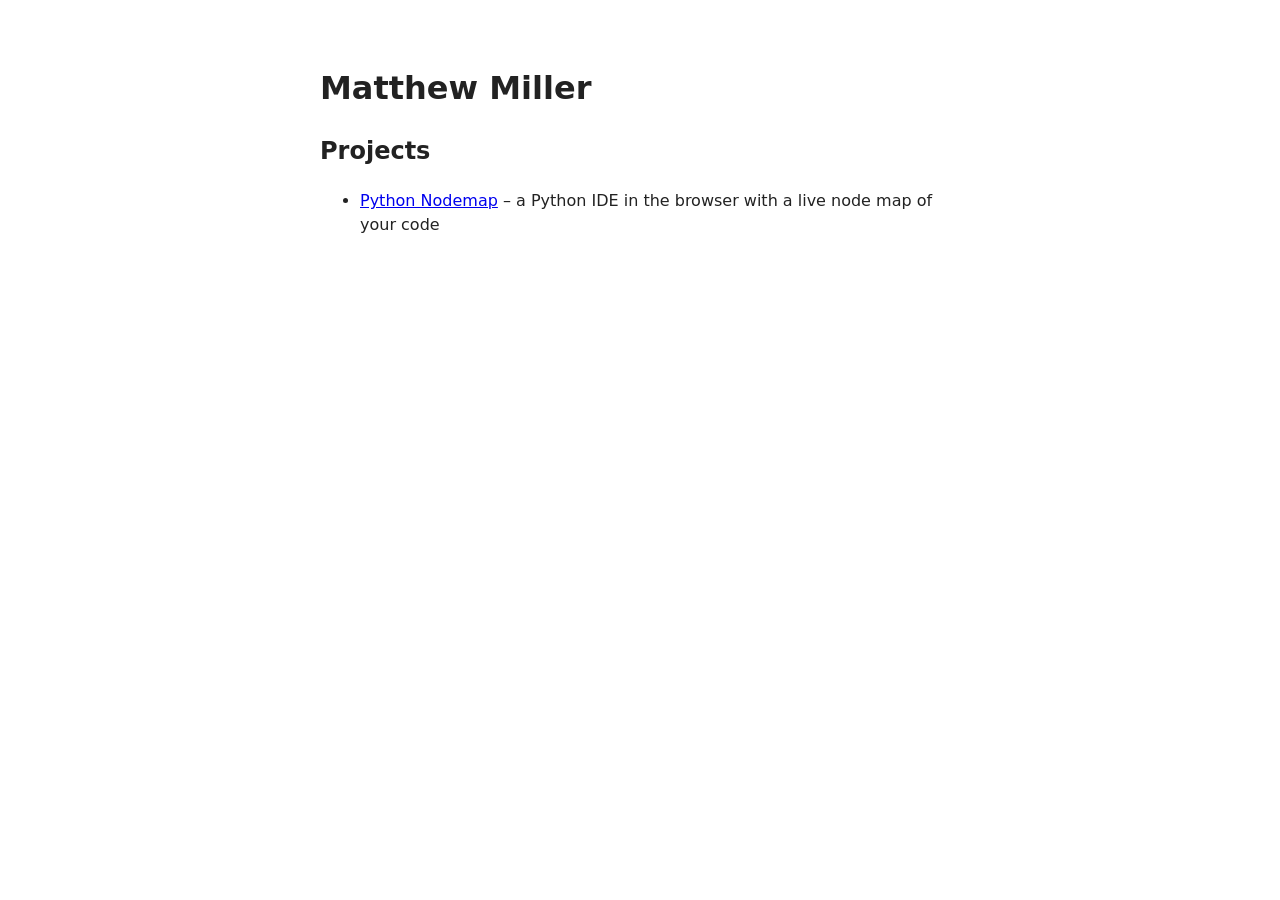
<file: index.html>
<!doctype html>
<html lang="en">
<head>
  <meta charset="utf-8">
  <meta name="viewport" content="width=device-width, initial-scale=1">
  <title>Matthew Miller</title>
  <style>
    body { max-width: 640px; margin: 4rem auto; padding: 0 1rem; font: 16px/1.5 system-ui, sans-serif; color: #222; }
    li { margin: .4rem 0; }
  </style>
</head>
<body>
  <h1>Matthew Miller</h1>
  <h2>Projects</h2>
  <ul>
    <li><a href="projects/python_nodemap/index.html">Python Nodemap</a> – a Python IDE in the browser with a live node map of your code</li>
  </ul>
</body>
</html>
</file>
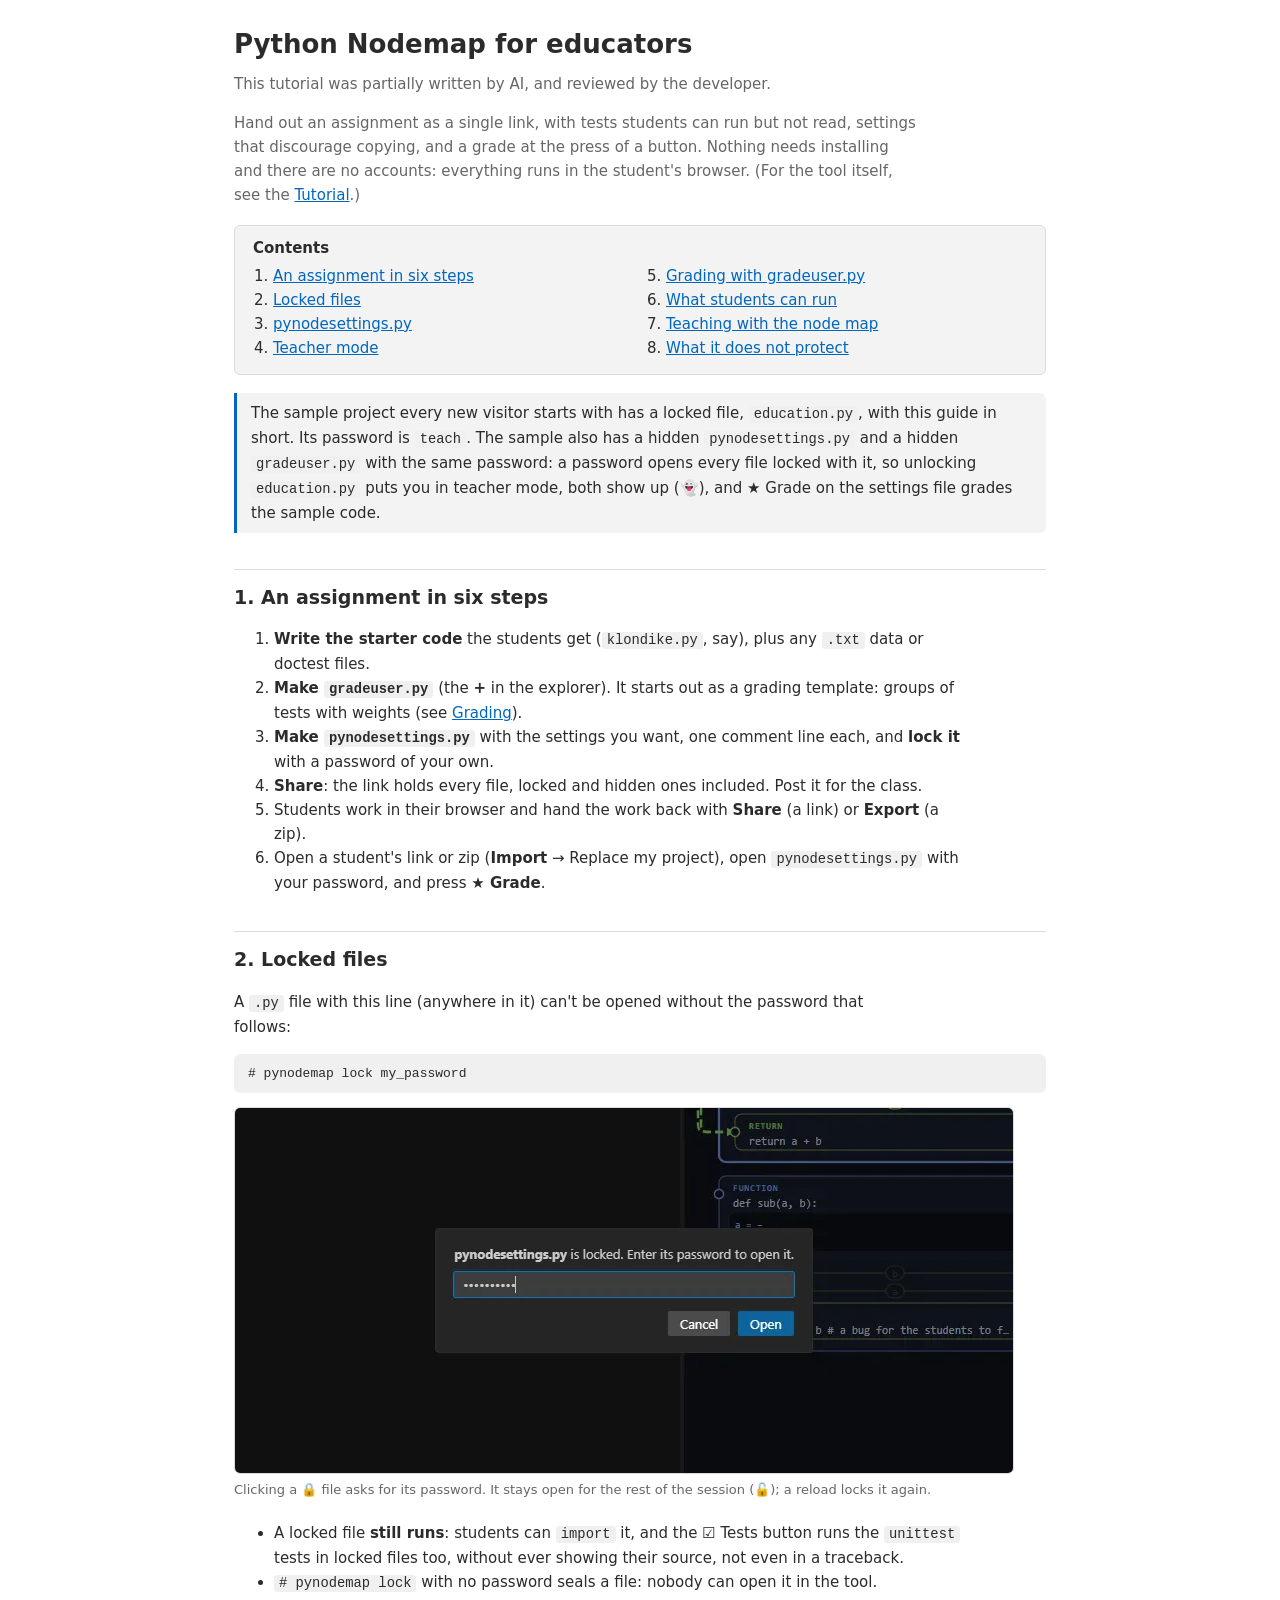
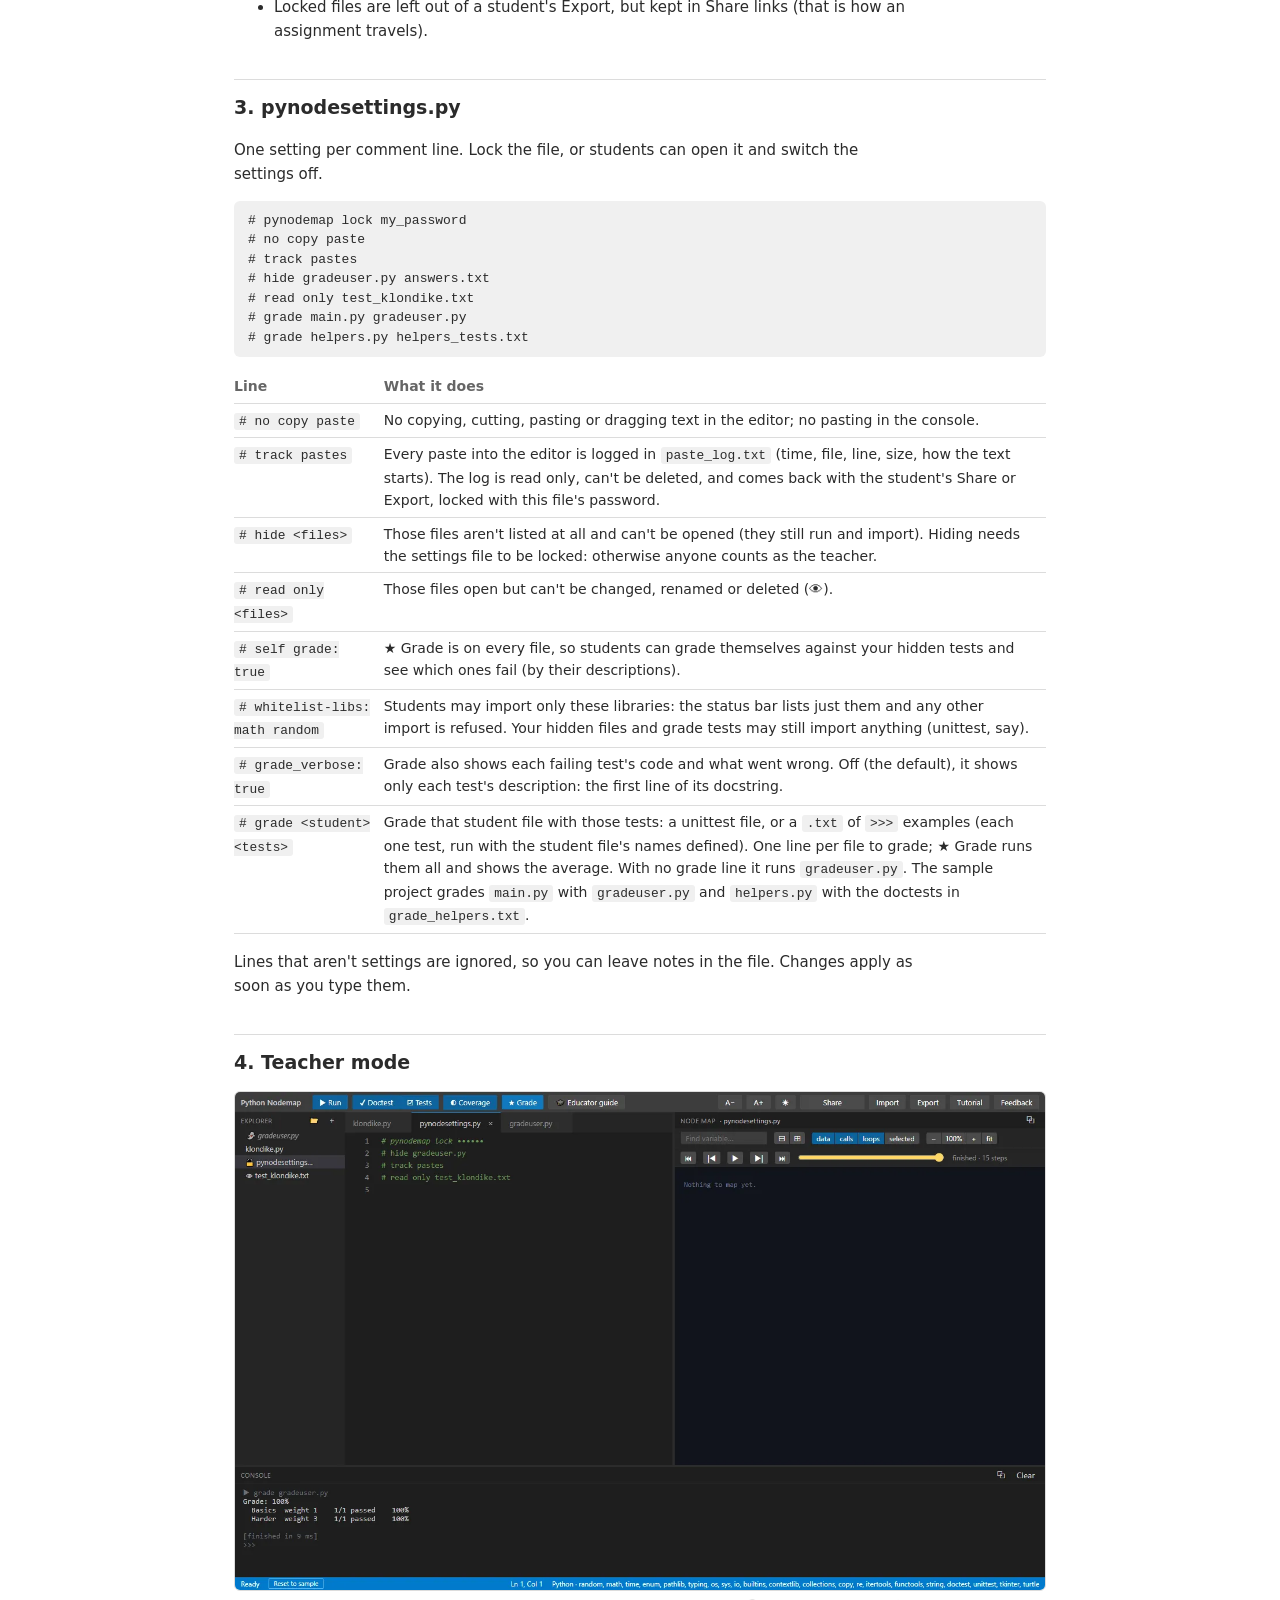
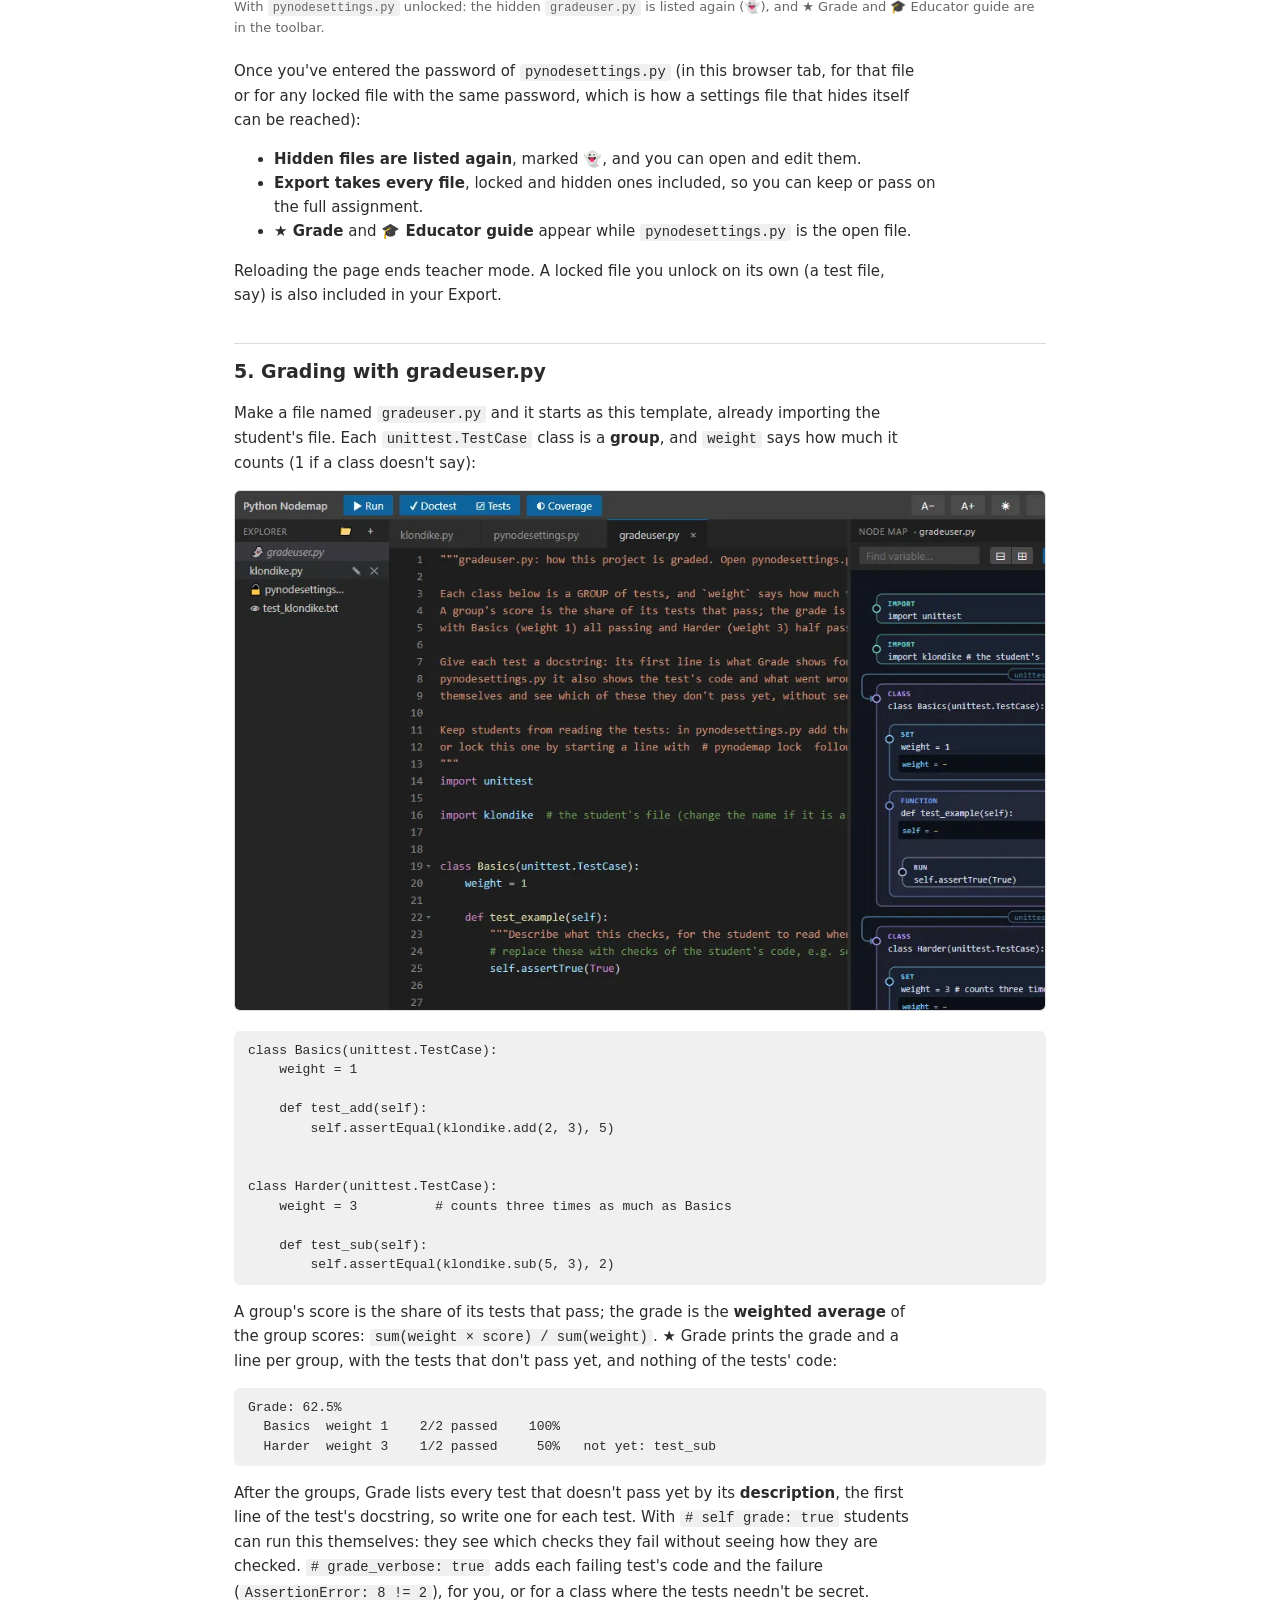
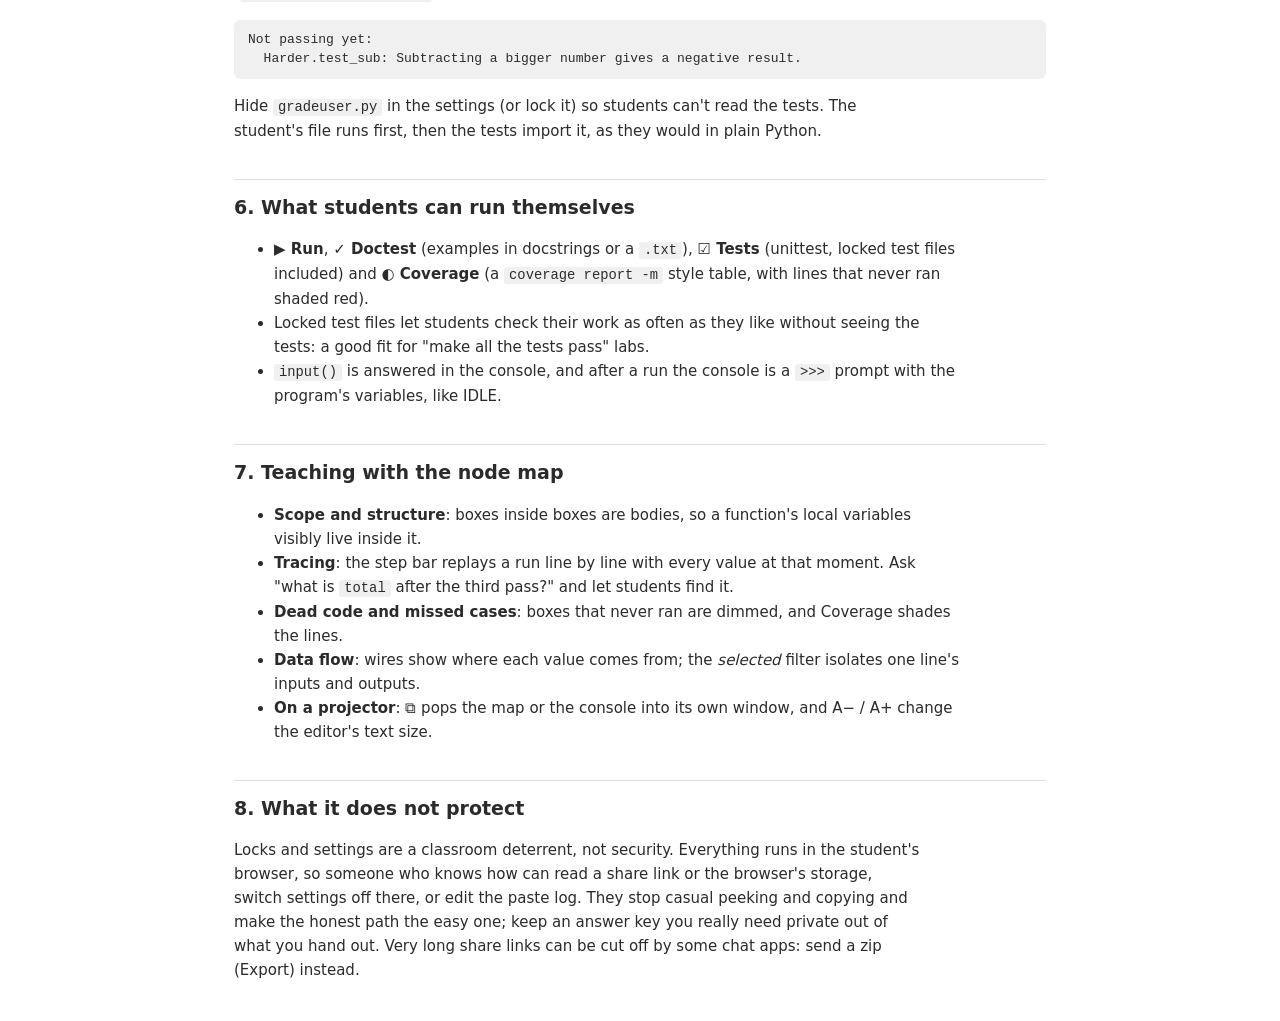
<file: projects/python_nodemap/tutorial/educators.html>
<!doctype html>
<html lang="en">
    <head>
        <meta charset="utf-8" />
        <meta name="viewport" content="width=device-width, initial-scale=1" />
        <title>Python Nodemap for educators</title>
        <link rel="stylesheet" href="guide.css" />
        <script>
            const t = new URLSearchParams(location.search).get("theme");
            if (
                t === "light" ||
                (!t && matchMedia("(prefers-color-scheme: light)").matches)
            )
                document.documentElement.classList.add("light");
        </script>
    </head>
    <body>
        <main>
            <h1>Python Nodemap for educators</h1>
            <p class="lead">
                This tutorial was partially written by AI, and reviewed by the
                developer.
            </p>
            <p class="lead">
                Hand out an assignment as a single link, with tests students can
                run but not read, settings that discourage copying, and a grade
                at the press of a button. Nothing needs installing and there are
                no accounts: everything runs in the student's browser. (For the
                tool itself, see the <a href="tutorial.html">Tutorial</a>.)
            </p>

            <nav class="toc">
                <b>Contents</b>
                <ol>
                    <li><a href="#steps">An assignment in six steps</a></li>
                    <li><a href="#locks">Locked files</a></li>
                    <li><a href="#settings">pynodesettings.py</a></li>
                    <li><a href="#teacher">Teacher mode</a></li>
                    <li><a href="#grading">Grading with gradeuser.py</a></li>
                    <li><a href="#students">What students can run</a></li>
                    <li><a href="#map">Teaching with the node map</a></li>
                    <li><a href="#limits">What it does not protect</a></li>
                </ol>
            </nav>
            <div class="note">
                The sample project every new visitor starts with has a locked
                file, <code>education.py</code>, with this guide in short. Its
                password is <code>teach</code>. The sample also has a hidden
                <code>pynodesettings.py</code> and a hidden <code>gradeuser.py</code>
                with the same password: a password opens every file locked with it,
                so unlocking <code>education.py</code> puts you in teacher mode, both
                show up (👻), and ★ Grade on the settings file grades the sample code.
            </div>

            <h2 id="steps">1. An assignment in six steps</h2>
            <ol>
                <li>
                    <b>Write the starter code</b> the students get
                    (<code>klondike.py</code>, say), plus any
                    <code>.txt</code> data or doctest files.
                </li>
                <li>
                    <b>Make <code>gradeuser.py</code></b> (the <b>+</b> in the
                    explorer). It starts out as a grading template: groups of
                    tests with weights (see <a href="#grading">Grading</a>).
                </li>
                <li>
                    <b>Make <code>pynodesettings.py</code></b> with the settings
                    you want, one comment line each, and <b>lock it</b> with a
                    password of your own.
                </li>
                <li>
                    <b>Share</b>: the link holds every file, locked and hidden
                    ones included. Post it for the class.
                </li>
                <li>
                    Students work in their browser and hand the work back with
                    <b>Share</b> (a link) or <b>Export</b> (a zip).
                </li>
                <li>
                    Open a student's link or zip (<b>Import</b> → Replace my
                    project), open <code>pynodesettings.py</code> with your
                    password, and press <b>★ Grade</b>.
                </li>
            </ol>

            <h2 id="locks">2. Locked files</h2>
            <p>
                A <code>.py</code> file with this line (anywhere in it) can't be
                opened without the password that follows:
            </p>
            <pre># pynodemap lock my_password</pre>
            <figure>
                <img
                    src="img/password.webp"
                    alt="The password dialog that appears when a locked file is clicked" />
                <figcaption>
                    Clicking a 🔒 file asks for its password. It stays open for
                    the rest of the session (🔓); a reload locks it again.
                </figcaption>
            </figure>
            <ul>
                <li>
                    A locked file <b>still runs</b>: students can
                    <code>import</code> it, and the ☑ Tests button runs the
                    <code>unittest</code> tests in locked files too, without
                    ever showing their source, not even in a traceback.
                </li>
                <li>
                    <code># pynodemap lock</code> with no password seals a file:
                    nobody can open it in the tool.
                </li>
                <li>
                    Locked files are left out of a student's Export, but kept in
                    Share links (that is how an assignment travels).
                </li>
            </ul>

            <h2 id="settings">3. pynodesettings.py</h2>
            <p>
                One setting per comment line. Lock the file, or students can
                open it and switch the settings off.
            </p>
            <pre>
# pynodemap lock my_password
# no copy paste
# track pastes
# hide gradeuser.py answers.txt
# read only test_klondike.txt
# grade main.py gradeuser.py
# grade helpers.py helpers_tests.txt</pre
            >
            <table>
                <tr>
                    <th>Line</th>
                    <th>What it does</th>
                </tr>
                <tr>
                    <td><code># no copy paste</code></td>
                    <td>
                        No copying, cutting, pasting or dragging text in the
                        editor; no pasting in the console.
                    </td>
                </tr>
                <tr>
                    <td><code># track pastes</code></td>
                    <td>
                        Every paste into the editor is logged in
                        <code>paste_log.txt</code> (time, file, line, size, how
                        the text starts). The log is read only, can't be
                        deleted, and comes back with the student's Share or
                        Export, locked with this file's password.
                    </td>
                </tr>
                <tr>
                    <td><code># hide &lt;files&gt;</code></td>
                    <td>
                        Those files aren't listed at all and can't be opened
                        (they still run and import). Hiding needs the settings
                        file to be locked: otherwise anyone counts as the
                        teacher.
                    </td>
                </tr>
                <tr>
                    <td><code># read only &lt;files&gt;</code></td>
                    <td>
                        Those files open but can't be changed, renamed or
                        deleted (👁).
                    </td>
                </tr>
                <tr>
                    <td><code># self grade: true</code></td>
                    <td>
                        ★ Grade is on every file, so students can grade
                        themselves against your hidden tests and see which ones
                        fail (by their descriptions).
                    </td>
                </tr>
                <tr>
                    <td><code># whitelist-libs: math random</code></td>
                    <td>
                        Students may import only these libraries: the status
                        bar lists just them and any other import is refused.
                        Your hidden files and grade tests may still import
                        anything (unittest, say).
                    </td>
                </tr>
                <tr>
                    <td><code># grade_verbose: true</code></td>
                    <td>
                        Grade also shows each failing test's code and what went
                        wrong. Off (the default), it shows only each test's
                        description: the first line of its docstring.
                    </td>
                </tr>
                <tr>
                    <td><code># grade &lt;student&gt; &lt;tests&gt;</code></td>
                    <td>
                        Grade that student file with those tests: a unittest
                        file, or a <code>.txt</code> of <code>&gt;&gt;&gt;</code>
                        examples (each one test, run with the student file's
                        names defined). One line per file to grade; ★ Grade runs
                        them all and shows the average. With no grade line it
                        runs <code>gradeuser.py</code>. The sample project grades
                        <code>main.py</code> with <code>gradeuser.py</code> and
                        <code>helpers.py</code> with the doctests in
                        <code>grade_helpers.txt</code>.
                    </td>
                </tr>
            </table>
            <p>
                Lines that aren't settings are ignored, so you can leave notes
                in the file. Changes apply as soon as you type them.
            </p>

            <h2 id="teacher">4. Teacher mode</h2>
            <figure>
                <img
                    src="img/settings.webp"
                    alt="Teacher mode: pynodesettings.py open, the Grade and Educator guide buttons in the toolbar, a hidden file shown with a ghost, and a grade in the console" />
                <figcaption>
                    With <code>pynodesettings.py</code> unlocked: the hidden
                    <code>gradeuser.py</code> is listed again (👻), and ★ Grade
                    and 🎓 Educator guide are in the toolbar.
                </figcaption>
            </figure>
            <p>
                Once you've entered the password of
                <code>pynodesettings.py</code> (in this browser tab, for that file
                or for any locked file with the same password, which is how a
                settings file that hides itself can be reached):
            </p>
            <ul>
                <li>
                    <b>Hidden files are listed again</b>, marked 👻, and you can
                    open and edit them.
                </li>
                <li>
                    <b>Export takes every file</b>, locked and hidden ones
                    included, so you can keep or pass on the full assignment.
                </li>
                <li>
                    <b>★ Grade</b> and <b>🎓 Educator guide</b> appear while
                    <code>pynodesettings.py</code> is the open file.
                </li>
            </ul>
            <p>
                Reloading the page ends teacher mode. A locked file you unlock
                on its own (a test file, say) is also included in your Export.
            </p>

            <h2 id="grading">5. Grading with gradeuser.py</h2>
            <p>
                Make a file named <code>gradeuser.py</code> and it starts as
                this template, already importing the student's file. Each
                <code>unittest.TestCase</code> class is a <b>group</b>, and
                <code>weight</code> says how much it counts (1 if a class
                doesn't say):
            </p>
            <figure>
                <img
                    src="img/gradeuser.webp"
                    alt="The gradeuser.py template in the editor" />
            </figure>
            <pre>
class Basics(unittest.TestCase):
    weight = 1

    def test_add(self):
        self.assertEqual(klondike.add(2, 3), 5)


class Harder(unittest.TestCase):
    weight = 3          # counts three times as much as Basics

    def test_sub(self):
        self.assertEqual(klondike.sub(5, 3), 2)</pre
            >
            <p>
                A group's score is the share of its tests that pass; the grade
                is the <b>weighted average</b> of the group scores:
                <code>sum(weight × score) / sum(weight)</code>. ★ Grade prints
                the grade and a line per group, with the tests that don't pass
                yet, and nothing of the tests' code:
            </p>
            <pre>
Grade: 62.5%
  Basics  weight 1    2/2 passed    100%
  Harder  weight 3    1/2 passed     50%   not yet: test_sub</pre
            >
            <p>
                After the groups, Grade lists every test that doesn't pass yet
                by its <b>description</b>, the first line of the test's
                docstring, so write one for each test. With
                <code># self grade: true</code> students can run this
                themselves: they see which checks they fail without seeing how
                they are checked. <code># grade_verbose: true</code> adds each
                failing test's code and the failure (<code
                    >AssertionError: 8 != 2</code
                >), for you, or for a class where the tests needn't be secret.
            </p>
            <pre>
Not passing yet:
  Harder.test_sub: Subtracting a bigger number gives a negative result.</pre
            >
            <p>
                Hide <code>gradeuser.py</code> in the settings (or lock it) so
                students can't read the tests. The student's file runs first,
                then the tests import it, as they would in plain Python.
            </p>

            <h2 id="students">6. What students can run themselves</h2>
            <ul>
                <li>
                    <b>▶ Run</b>, <b>✓ Doctest</b> (examples in docstrings or a
                    <code>.txt</code>), <b>☑ Tests</b> (unittest, locked test
                    files included) and <b>◐ Coverage</b> (a
                    <code>coverage report -m</code> style table, with lines that
                    never ran shaded red).
                </li>
                <li>
                    Locked test files let students check their work as often as
                    they like without seeing the tests: a good fit for "make all
                    the tests pass" labs.
                </li>
                <li>
                    <code>input()</code> is answered in the console, and after a
                    run the console is a <code>&gt;&gt;&gt;</code> prompt with
                    the program's variables, like IDLE.
                </li>
            </ul>

            <h2 id="map">7. Teaching with the node map</h2>
            <ul>
                <li>
                    <b>Scope and structure</b>: boxes inside boxes are bodies,
                    so a function's local variables visibly live inside it.
                </li>
                <li>
                    <b>Tracing</b>: the step bar replays a run line by line with
                    every value at that moment. Ask "what is
                    <code>total</code> after the third pass?" and let students
                    find it.
                </li>
                <li>
                    <b>Dead code and missed cases</b>: boxes that never ran are
                    dimmed, and Coverage shades the lines.
                </li>
                <li>
                    <b>Data flow</b>: wires show where each value comes from;
                    the <i>selected</i> filter isolates one line's inputs and
                    outputs.
                </li>
                <li>
                    <b>On a projector</b>: ⧉ pops the map or the console into its
                    own window, and A− / A+ change the editor's text size.
                </li>
            </ul>

            <h2 id="limits">8. What it does not protect</h2>
            <p>
                Locks and settings are a classroom deterrent, not security.
                Everything runs in the student's browser, so someone who knows
                how can read a share link or the browser's storage, switch
                settings off there, or edit the paste log. They stop casual
                peeking and copying and make the honest path the easy one; keep
                an answer key you really need private out of what you hand out.
                Very long share links can be cut off by some chat apps: send a
                zip (Export) instead.
            </p>
        </main>
    </body>
</html>
</file>
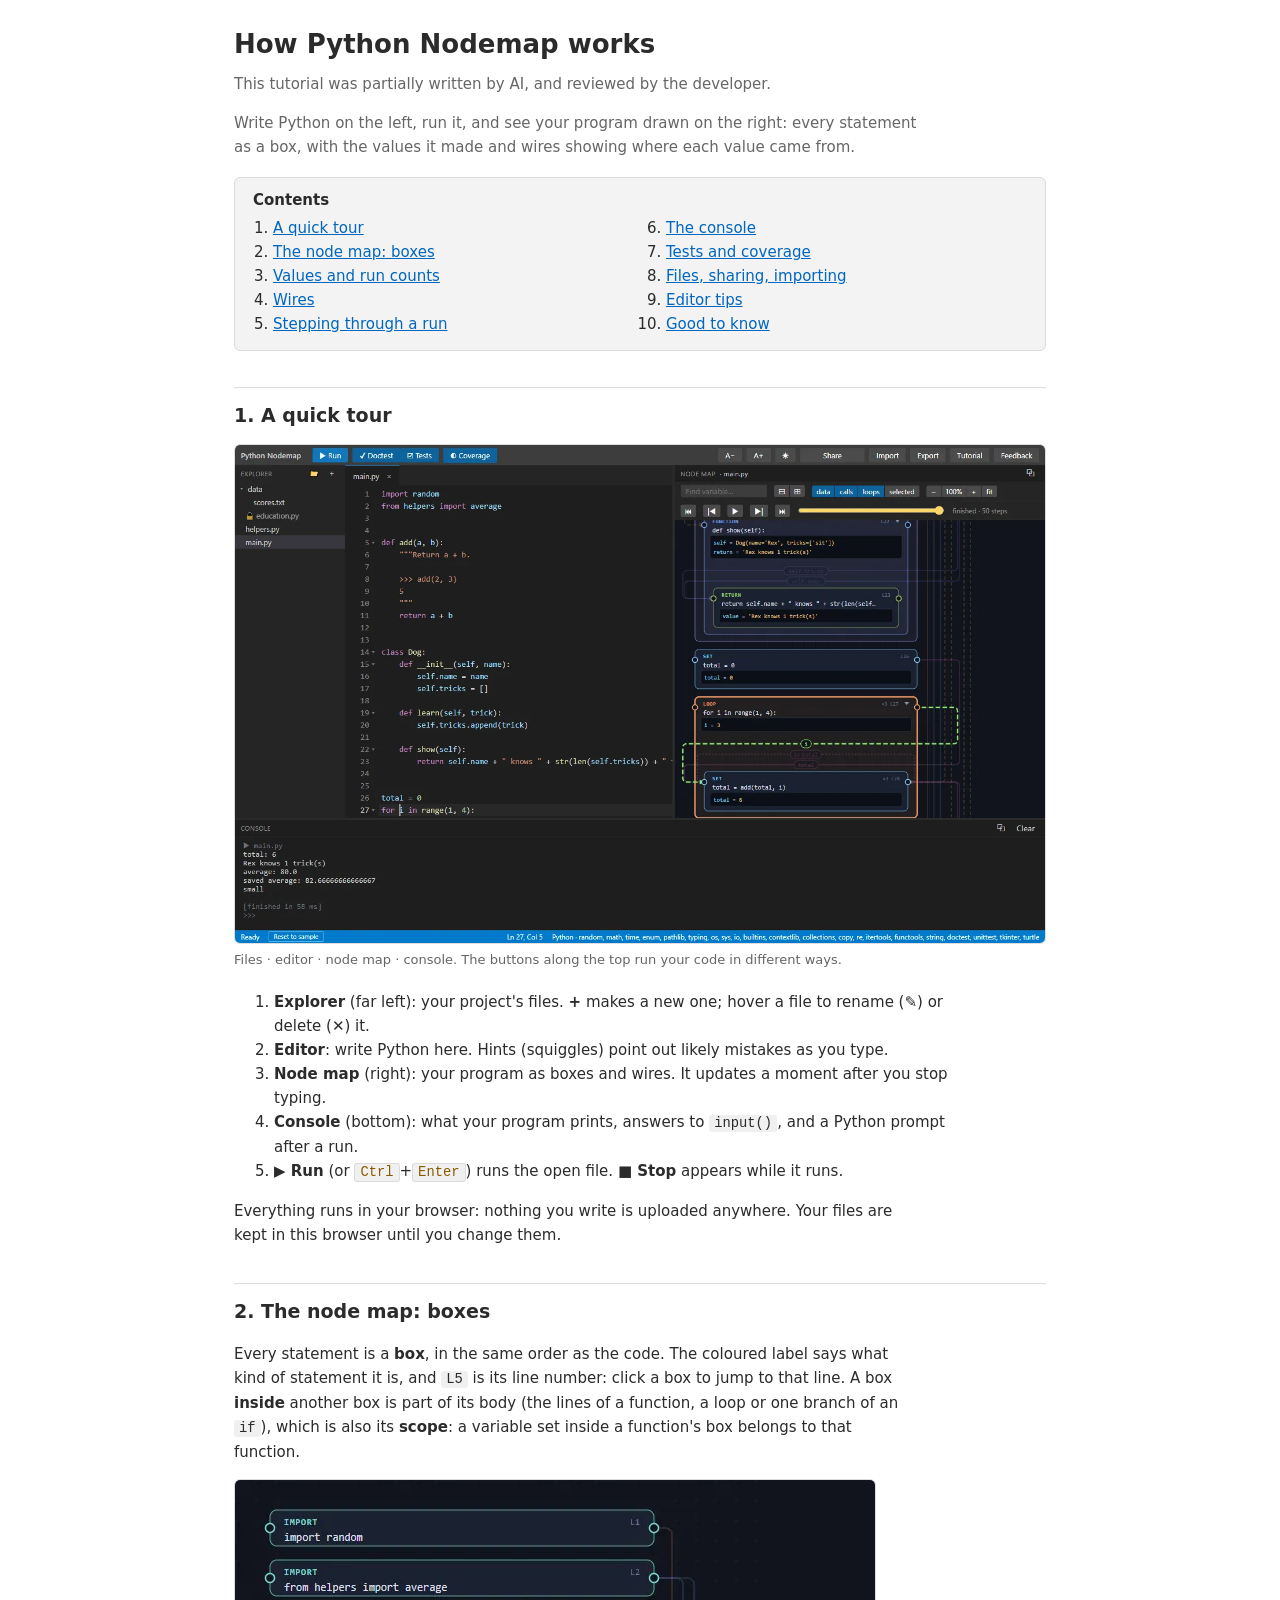
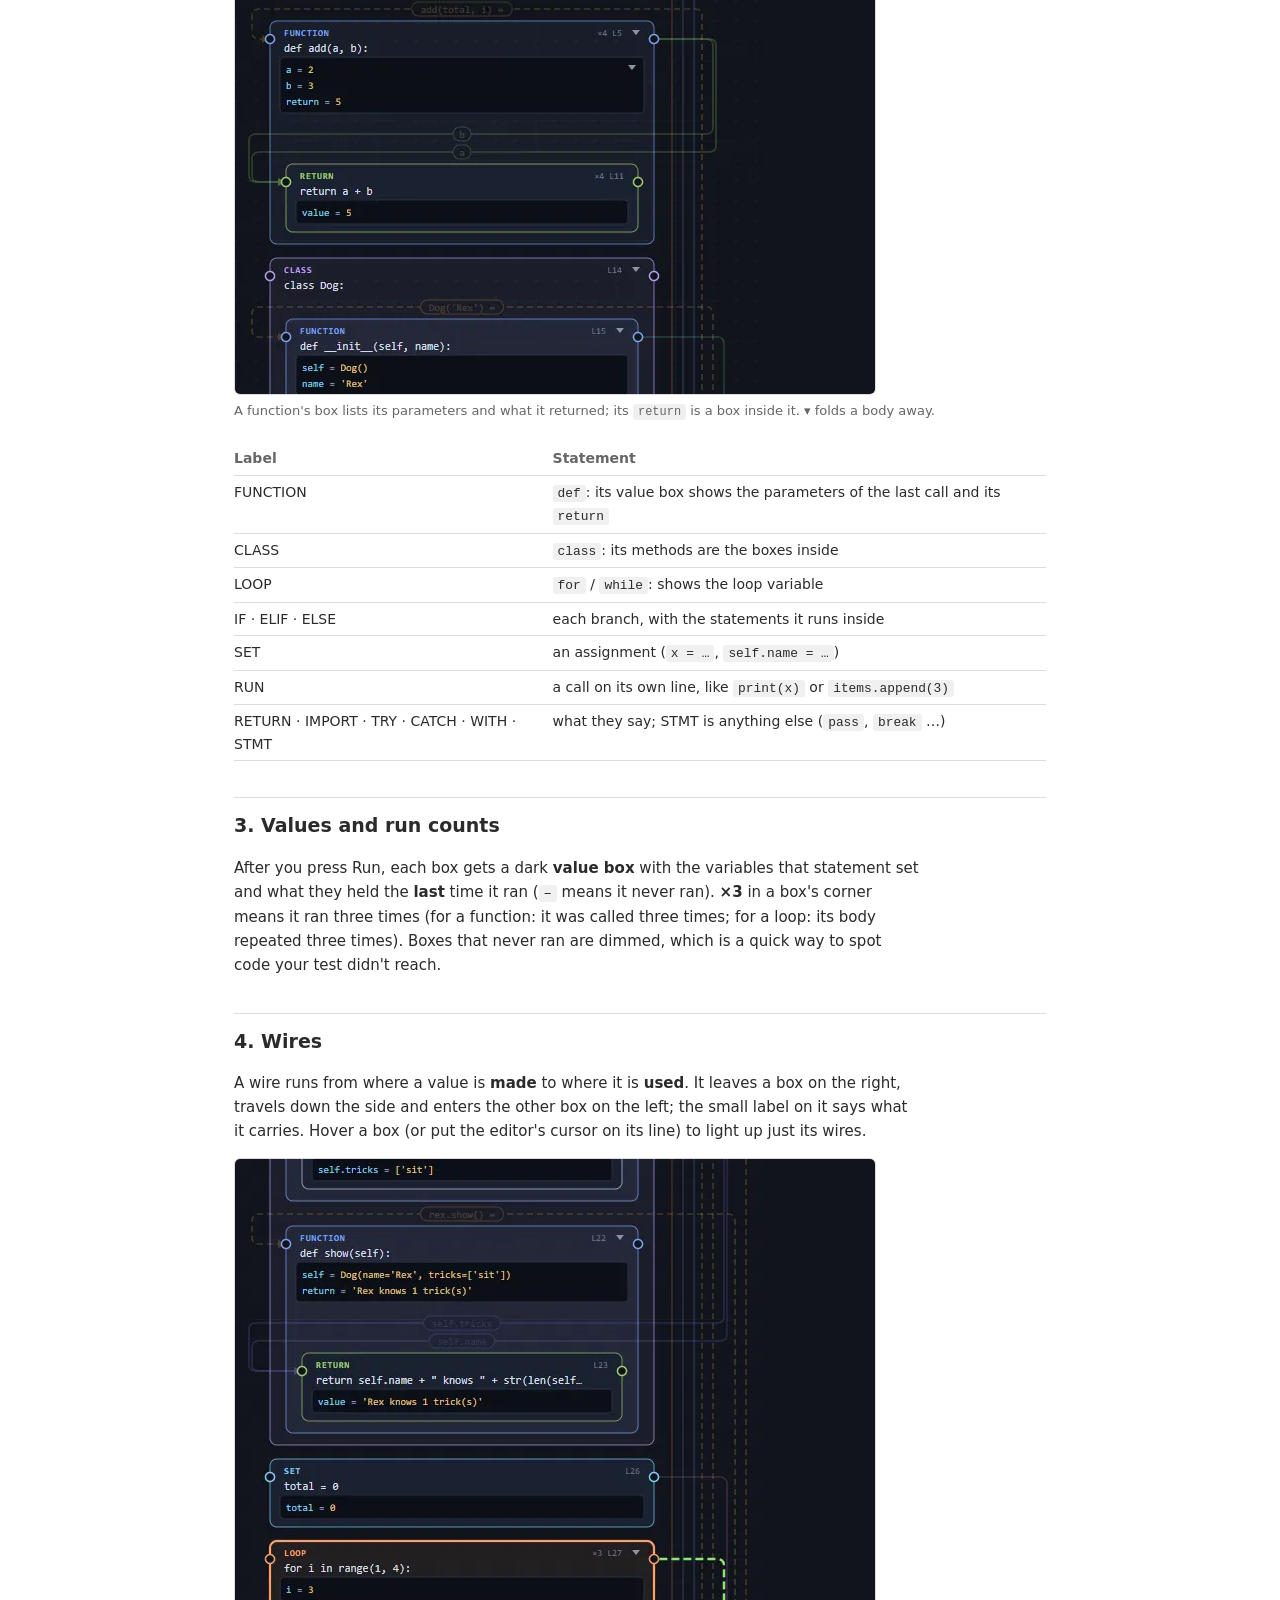
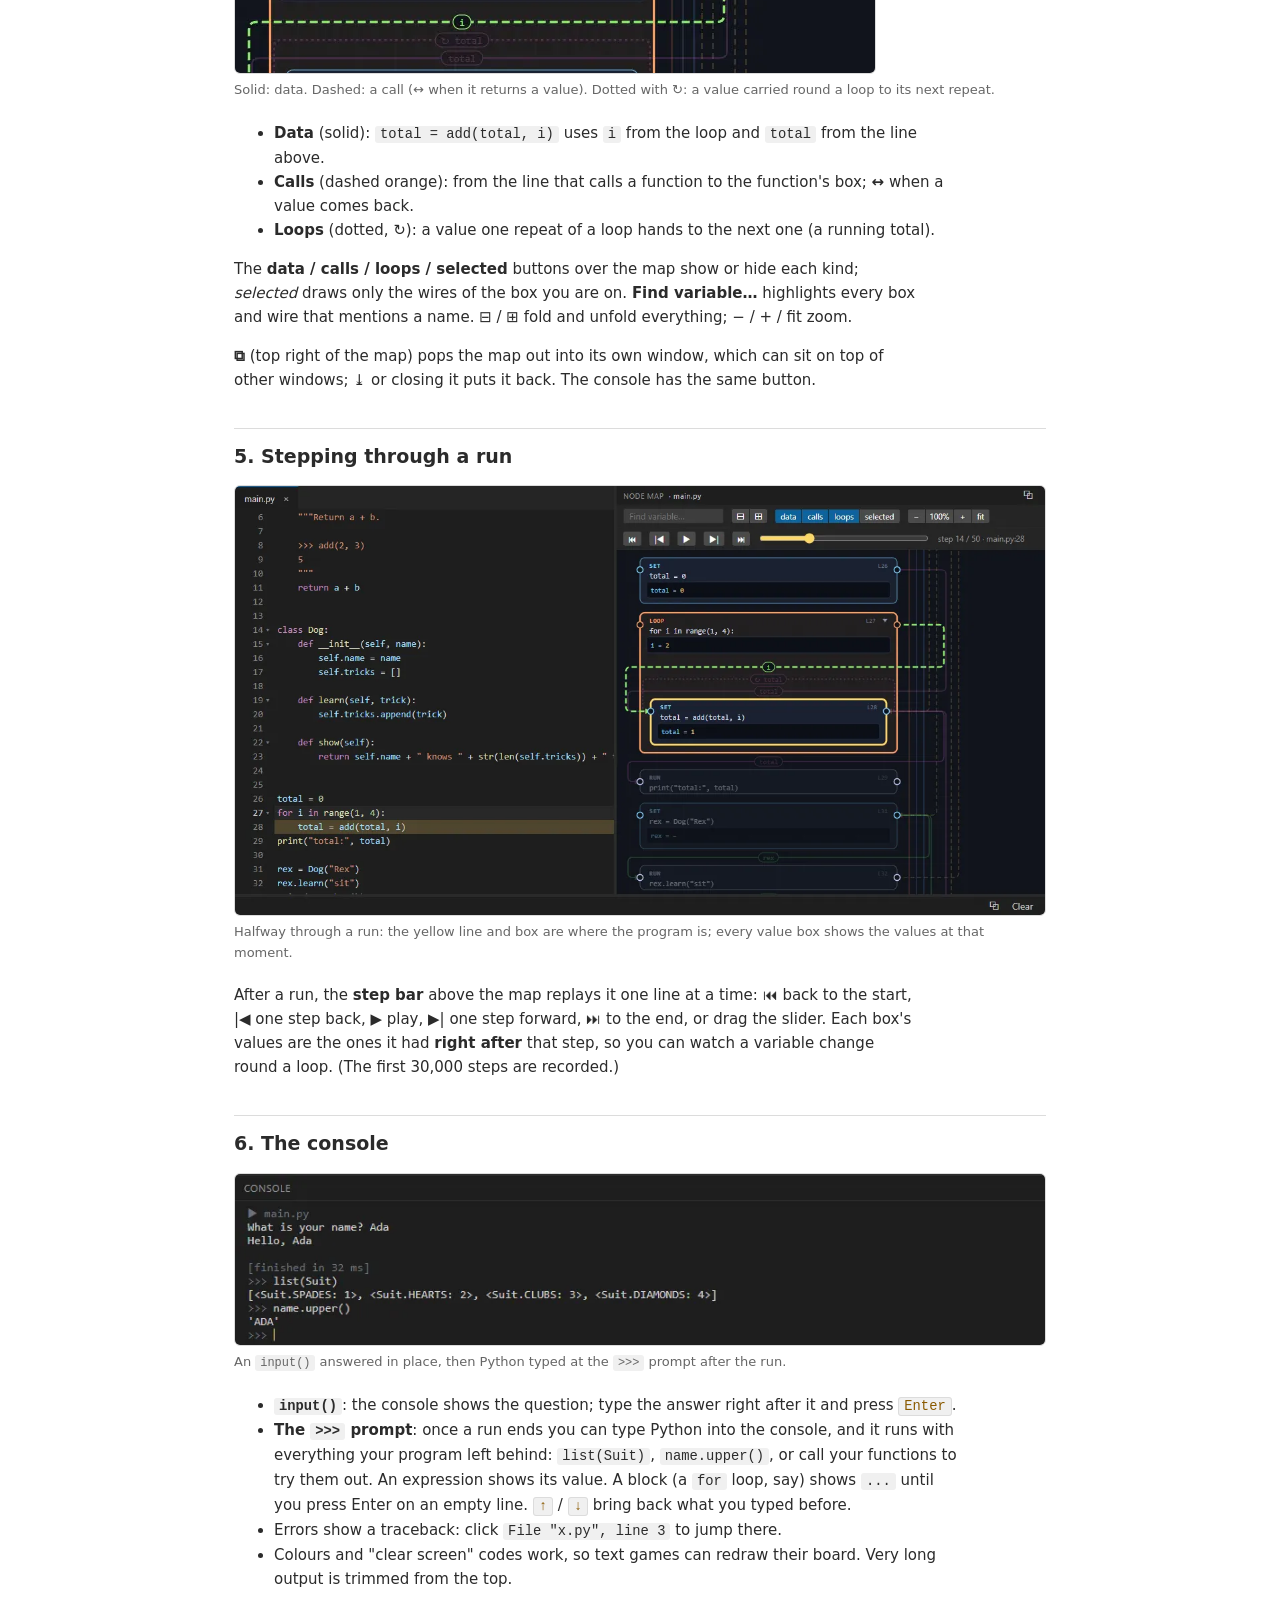
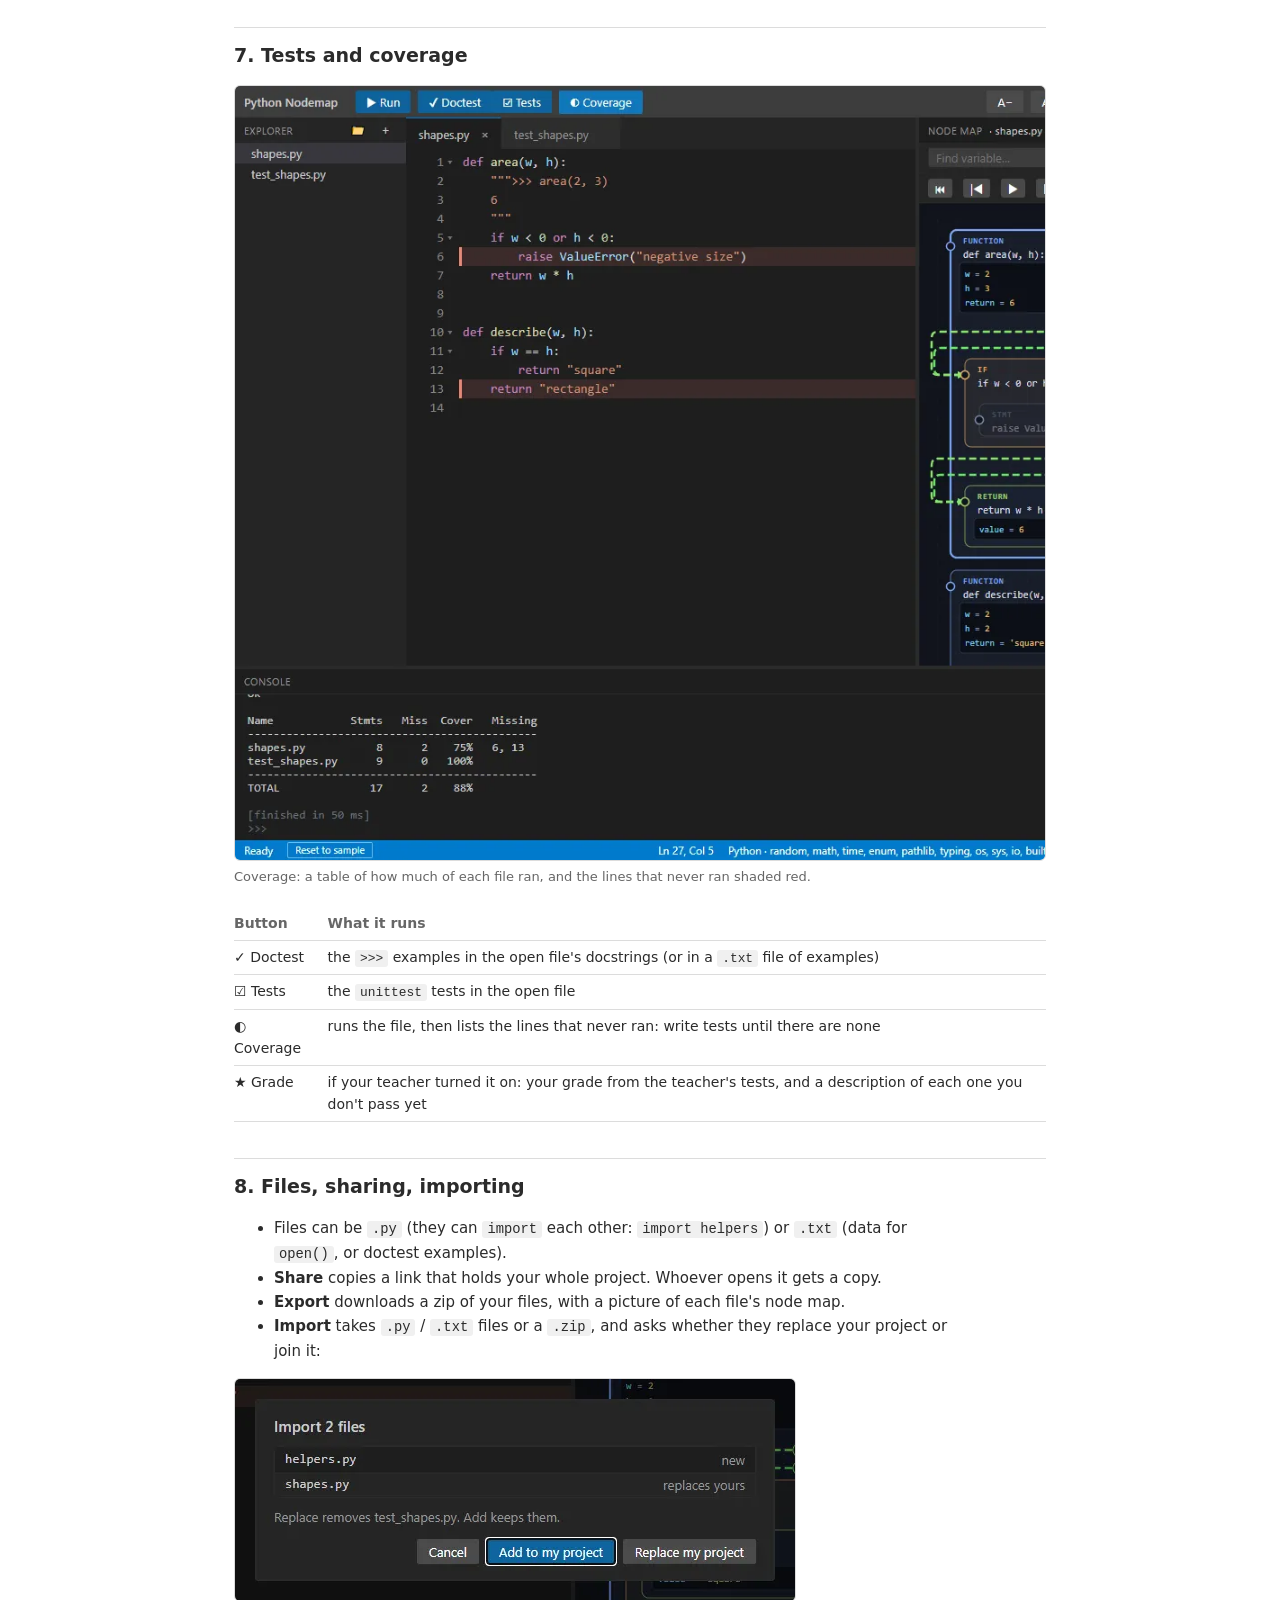
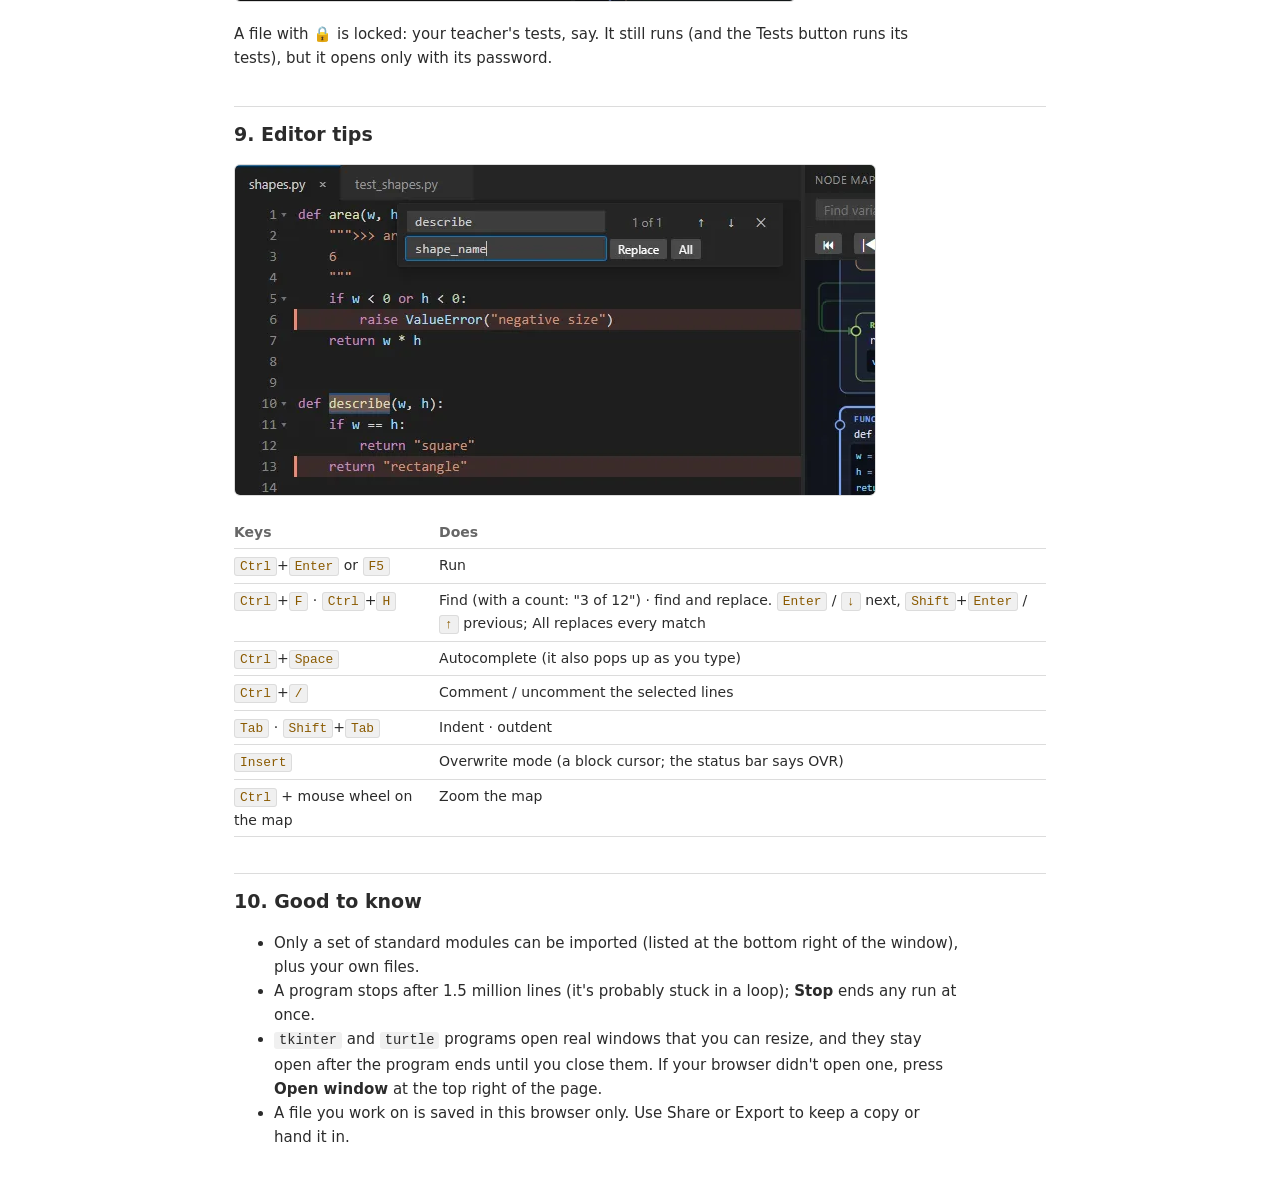
<file: projects/python_nodemap/tutorial/tutorial.html>
<!doctype html>
<html lang="en">
    <head>
        <meta charset="utf-8" />
        <meta name="viewport" content="width=device-width, initial-scale=1" />
        <title>How Python Nodemap works</title>
        <link rel="stylesheet" href="guide.css" />
        <script>
            // the app passes its theme (?theme=light / dark); on its own the page follows the system
            const t = new URLSearchParams(location.search).get("theme");
            if (
                t === "light" ||
                (!t && matchMedia("(prefers-color-scheme: light)").matches)
            )
                document.documentElement.classList.add("light");
        </script>
    </head>
    <body>
        <main>
            <h1>How Python Nodemap works</h1>
            <p class="lead">
                This tutorial was partially written by AI, and reviewed by the
                developer.
            </p>
            <p class="lead">
                Write Python on the left, run it, and see your program drawn on
                the right: every statement as a box, with the values it made and
                wires showing where each value came from.
            </p>
            <nav class="toc">
                <b>Contents</b>
                <ol>
                    <li><a href="#tour">A quick tour</a></li>
                    <li><a href="#boxes">The node map: boxes</a></li>
                    <li><a href="#values">Values and run counts</a></li>
                    <li><a href="#wires">Wires</a></li>
                    <li><a href="#steps">Stepping through a run</a></li>
                    <li><a href="#console">The console</a></li>
                    <li><a href="#tests">Tests and coverage</a></li>
                    <li><a href="#files">Files, sharing, importing</a></li>
                    <li><a href="#editor">Editor tips</a></li>
                    <li><a href="#limits">Good to know</a></li>
                </ol>
            </nav>

            <h2 id="tour">1. A quick tour</h2>
            <figure>
                <img
                    src="img/overview.webp"
                    alt="The whole tool: files on the left, the code editor, the node map on the right and the console below" />
                <figcaption>
                    Files · editor · node map · console. The buttons along the
                    top run your code in different ways.
                </figcaption>
            </figure>
            <ol>
                <li>
                    <b>Explorer</b> (far left): your project's files.
                    <b>+</b> makes a new one; hover a file to rename (✎) or
                    delete (✕) it.
                </li>
                <li>
                    <b>Editor</b>: write Python here. Hints (squiggles) point
                    out likely mistakes as you type.
                </li>
                <li>
                    <b>Node map</b> (right): your program as boxes and wires. It
                    updates a moment after you stop typing.
                </li>
                <li>
                    <b>Console</b> (bottom): what your program prints, answers
                    to <code>input()</code>, and a Python prompt after a run.
                </li>
                <li>
                    <b>▶ Run</b> (or <kbd>Ctrl</kbd>+<kbd>Enter</kbd>) runs the
                    open file. <b>■ Stop</b> appears while it runs.
                </li>
            </ol>
            <p>
                Everything runs in your browser: nothing you write is uploaded
                anywhere. Your files are kept in this browser until you change
                them.
            </p>

            <h2 id="boxes">2. The node map: boxes</h2>
            <p>
                Every statement is a <b>box</b>, in the same order as the code.
                The coloured label says what kind of statement it is, and
                <code>L5</code> is its line number: click a box to jump to that
                line. A box <b>inside</b> another box is part of its body (the
                lines of a function, a loop or one branch of an
                <code>if</code>), which is also its <b>scope</b>: a variable set
                inside a function's box belongs to that function.
            </p>
            <figure>
                <img
                    src="img/map.webp"
                    alt="Node map boxes: IMPORT boxes, a FUNCTION box with its parameters and return value, a RETURN box inside it, and a CLASS box" />
                <figcaption>
                    A function's box lists its parameters and what it returned;
                    its <code>return</code> is a box inside it. ▾ folds a body
                    away.
                </figcaption>
            </figure>
            <table>
                <tr>
                    <th>Label</th>
                    <th>Statement</th>
                </tr>
                <tr>
                    <td>FUNCTION</td>
                    <td>
                        <code>def</code>: its value box shows the parameters of
                        the last call and its <code>return</code>
                    </td>
                </tr>
                <tr>
                    <td>CLASS</td>
                    <td>
                        <code>class</code>: its methods are the boxes inside
                    </td>
                </tr>
                <tr>
                    <td>LOOP</td>
                    <td>
                        <code>for</code> / <code>while</code>: shows the loop
                        variable
                    </td>
                </tr>
                <tr>
                    <td>IF · ELIF · ELSE</td>
                    <td>each branch, with the statements it runs inside</td>
                </tr>
                <tr>
                    <td>SET</td>
                    <td>
                        an assignment (<code>x = …</code>,
                        <code>self.name = …</code>)
                    </td>
                </tr>
                <tr>
                    <td>RUN</td>
                    <td>
                        a call on its own line, like <code>print(x)</code> or
                        <code>items.append(3)</code>
                    </td>
                </tr>
                <tr>
                    <td>RETURN · IMPORT · TRY · CATCH · WITH · STMT</td>
                    <td>
                        what they say; STMT is anything else (<code>pass</code>,
                        <code>break</code> …)
                    </td>
                </tr>
            </table>

            <h2 id="values">3. Values and run counts</h2>
            <p>
                After you press Run, each box gets a dark <b>value box</b> with
                the variables that statement set and what they held the
                <b>last</b> time it ran (<code>–</code> means it never ran).
                <b>×3</b> in a box's corner means it ran three times (for a
                function: it was called three times; for a loop: its body
                repeated three times). Boxes that never ran are dimmed, which is
                a quick way to spot code your test didn't reach.
            </p>

            <h2 id="wires">4. Wires</h2>
            <p>
                A wire runs from where a value is <b>made</b> to where it is
                <b>used</b>. It leaves a box on the right, travels down the side
                and enters the other box on the left; the small label on it says
                what it carries. Hover a box (or put the editor's cursor on its
                line) to light up just its wires.
            </p>
            <figure>
                <img
                    src="img/map-loop.webp"
                    alt="A loop box with a dotted wire carrying i and total round the loop, and dashed call wires" />
                <figcaption>
                    Solid: data. Dashed: a call (↔ when it returns a value).
                    Dotted with ↻: a value carried round a loop to its next
                    repeat.
                </figcaption>
            </figure>
            <ul>
                <li>
                    <b>Data</b> (solid): <code>total = add(total, i)</code> uses
                    <code>i</code> from the loop and <code>total</code> from the
                    line above.
                </li>
                <li>
                    <b>Calls</b> (dashed orange): from the line that calls a
                    function to the function's box; <b>↔</b> when a value comes
                    back.
                </li>
                <li>
                    <b>Loops</b> (dotted, ↻): a value one repeat of a loop hands
                    to the next one (a running total).
                </li>
            </ul>
            <p>
                The <b>data / calls / loops / selected</b> buttons over the map
                show or hide each kind; <i>selected</i> draws only the wires of
                the box you are on. <b>Find variable…</b> highlights every box
                and wire that mentions a name. ⊟ / ⊞ fold and unfold everything;
                − / + / fit zoom.
            </p>
            <p>
                <b>⧉</b> (top right of the map) pops the map out into its own
                window, which can sit on top of other windows; ⤓ or closing it
                puts it back. The console has the same button.
            </p>

            <h2 id="steps">5. Stepping through a run</h2>
            <figure>
                <img
                    src="img/steps.webp"
                    alt="The step bar halfway through a run: the current line is highlighted in the editor and its box is outlined on the map" />
                <figcaption>
                    Halfway through a run: the yellow line and box are where the
                    program is; every value box shows the values at that moment.
                </figcaption>
            </figure>
            <p>
                After a run, the <b>step bar</b> above the map replays it one
                line at a time: ⏮ back to the start, |◀ one step back, ▶ play,
                ▶| one step forward, ⏭ to the end, or drag the slider. Each
                box's values are the ones it had <b>right after</b> that step,
                so you can watch a variable change round a loop. (The first
                30,000 steps are recorded.)
            </p>

            <h2 id="console">6. The console</h2>
            <figure>
                <img
                    src="img/console.webp"
                    alt="The console: a program asked for a name, the answer typed after the prompt, then Python typed at the >>> prompt" />
                <figcaption>
                    An <code>input()</code> answered in place, then Python typed
                    at the <code>&gt;&gt;&gt;</code> prompt after the run.
                </figcaption>
            </figure>
            <ul>
                <li>
                    <b><code>input()</code></b
                    >: the console shows the question; type the answer right
                    after it and press <kbd>Enter</kbd>.
                </li>
                <li>
                    <b>The <code>&gt;&gt;&gt;</code> prompt</b>: once a run ends
                    you can type Python into the console, and it runs with
                    everything your program left behind:
                    <code>list(Suit)</code>, <code>name.upper()</code>, or call
                    your functions to try them out. An expression shows its
                    value. A block (a <code>for</code> loop, say) shows
                    <code>...</code> until you press Enter on an empty line.
                    <kbd>↑</kbd> / <kbd>↓</kbd> bring back what you typed
                    before.
                </li>
                <li>
                    Errors show a traceback: click
                    <code>File "x.py", line 3</code> to jump there.
                </li>
                <li>
                    Colours and "clear screen" codes work, so text games can
                    redraw their board. Very long output is trimmed from the
                    top.
                </li>
            </ul>

            <h2 id="tests">7. Tests and coverage</h2>
            <figure>
                <img
                    src="img/tests.webp"
                    alt="A coverage report in the console and the lines that never ran shaded red in the editor" />
                <figcaption>
                    Coverage: a table of how much of each file ran, and the
                    lines that never ran shaded red.
                </figcaption>
            </figure>
            <table>
                <tr>
                    <th>Button</th>
                    <th>What it runs</th>
                </tr>
                <tr>
                    <td>✓ Doctest</td>
                    <td>
                        the <code>&gt;&gt;&gt;</code> examples in the open
                        file's docstrings (or in a <code>.txt</code> file of
                        examples)
                    </td>
                </tr>
                <tr>
                    <td>☑ Tests</td>
                    <td>the <code>unittest</code> tests in the open file</td>
                </tr>
                <tr>
                    <td>◐ Coverage</td>
                    <td>
                        runs the file, then lists the lines that never ran:
                        write tests until there are none
                    </td>
                </tr>
                <tr>
                    <td>★ Grade</td>
                    <td>
                        if your teacher turned it on: your grade from the
                        teacher's tests, and a description of each one you don't
                        pass yet
                    </td>
                </tr>
            </table>

            <h2 id="files">8. Files, sharing, importing</h2>
            <ul>
                <li>
                    Files can be <code>.py</code> (they can
                    <code>import</code> each other: <code>import helpers</code>)
                    or <code>.txt</code> (data for <code>open()</code>, or
                    doctest examples).
                </li>
                <li>
                    <b>Share</b> copies a link that holds your whole project.
                    Whoever opens it gets a copy.
                </li>
                <li>
                    <b>Export</b> downloads a zip of your files, with a picture
                    of each file's node map.
                </li>
                <li>
                    <b>Import</b> takes <code>.py</code> /
                    <code>.txt</code> files or a <code>.zip</code>, and asks
                    whether they replace your project or join it:
                </li>
            </ul>
            <figure>
                <img
                    src="img/import.webp"
                    alt="The import dialog: the files coming in, which are new and which replace yours, and the Add or Replace choice" />
            </figure>
            <p>
                A file with 🔒 is locked: your teacher's tests, say. It still
                runs (and the Tests button runs its tests), but it opens only
                with its password.
            </p>

            <h2 id="editor">9. Editor tips</h2>
            <figure>
                <img
                    src="img/find.webp"
                    alt="The find and replace bar with a match count" />
            </figure>
            <table>
                <tr>
                    <th>Keys</th>
                    <th>Does</th>
                </tr>
                <tr>
                    <td><kbd>Ctrl</kbd>+<kbd>Enter</kbd> or <kbd>F5</kbd></td>
                    <td>Run</td>
                </tr>
                <tr>
                    <td>
                        <kbd>Ctrl</kbd>+<kbd>F</kbd> · <kbd>Ctrl</kbd>+<kbd
                            >H</kbd
                        >
                    </td>
                    <td>
                        Find (with a count: "3 of 12") · find and replace.
                        <kbd>Enter</kbd> / <kbd>↓</kbd> next,
                        <kbd>Shift</kbd>+<kbd>Enter</kbd> /
                        <kbd>↑</kbd> previous; All replaces every match
                    </td>
                </tr>
                <tr>
                    <td><kbd>Ctrl</kbd>+<kbd>Space</kbd></td>
                    <td>Autocomplete (it also pops up as you type)</td>
                </tr>
                <tr>
                    <td><kbd>Ctrl</kbd>+<kbd>/</kbd></td>
                    <td>Comment / uncomment the selected lines</td>
                </tr>
                <tr>
                    <td><kbd>Tab</kbd> · <kbd>Shift</kbd>+<kbd>Tab</kbd></td>
                    <td>Indent · outdent</td>
                </tr>
                <tr>
                    <td><kbd>Insert</kbd></td>
                    <td>
                        Overwrite mode (a block cursor; the status bar says OVR)
                    </td>
                </tr>
                <tr>
                    <td><kbd>Ctrl</kbd> + mouse wheel on the map</td>
                    <td>Zoom the map</td>
                </tr>
            </table>

            <h2 id="limits">10. Good to know</h2>
            <ul>
                <li>
                    Only a set of standard modules can be imported (listed at
                    the bottom right of the window), plus your own files.
                </li>
                <li>
                    A program stops after 1.5 million lines (it's probably stuck
                    in a loop); <b>Stop</b> ends any run at once.
                </li>
                <li>
                    <code>tkinter</code> and <code>turtle</code> programs open
                    real windows that you can resize, and they stay open after
                    the program ends until you close them. If your browser
                    didn't open one, press <b>Open window</b> at the top right
                    of the page.
                </li>
                <li>
                    A file you work on is saved in this browser only. Use Share
                    or Export to keep a copy or hand it in.
                </li>
            </ul>
        </main>
    </body>
</html>
</file>
<file: projects/python_nodemap/tutorial/guide.css>
/* The Tutorial and the Educator guide (tutorial.html, educators.html). Shown in a frame in the app, or on their own.
   Dark by default; ?theme=light (the app passes its theme) or the system's light preference switches to light. */
:root {
  --bg: #1e1e1e; --panel: #252526; --text: #d4d4d4; --dim: #9a9a9a; --line: #3a3a3a; --accent: #4fc1ff; --code: #2d2d2d; --key: #ffd866;
  color-scheme: dark;
}
:root.light {
  --bg: #ffffff; --panel: #f3f3f3; --text: #2b2b2b; --dim: #666; --line: #dcdcdc; --accent: #0066bf; --code: #f0f0f0; --key: #8a5a00;
  color-scheme: light;
}
* { box-sizing: border-box; }
body { margin: 0; background: var(--bg); color: var(--text); font: 15px/1.6 "Segoe UI", system-ui, sans-serif; }
main { max-width: 860px; margin: 0 auto; padding: 24px 24px 64px; }
h1 { font-size: 26px; margin: 0 0 6px; }
h2 { font-size: 19px; margin: 36px 0 8px; padding-top: 12px; border-top: 1px solid var(--line); }
h3 { font-size: 16px; margin: 22px 0 6px; }
p, li { max-width: 72ch; }
a { color: var(--accent); }
.lead { color: var(--dim); margin-top: 0; }
nav.toc { background: var(--panel); border: 1px solid var(--line); border-radius: 6px; padding: 10px 18px; margin: 18px 0; }
nav.toc ol { margin: 4px 0; padding-left: 20px; columns: 2; column-gap: 32px; }
code, kbd { font-family: Consolas, "Cascadia Mono", monospace; font-size: .92em; background: var(--code); border-radius: 3px; padding: 1px 5px; }
kbd { border: 1px solid var(--line); color: var(--key); }
pre { background: var(--code); border-radius: 6px; padding: 10px 14px; overflow-x: auto; font: 13px/1.5 Consolas, "Cascadia Mono", monospace; }
figure { margin: 14px 0 20px; }
figure img { display: block; max-width: 100%; height: auto; border: 1px solid var(--line); border-radius: 6px; }
figcaption { color: var(--dim); font-size: 13px; margin-top: 6px; }
table { border-collapse: collapse; margin: 10px 0 16px; font-size: 14px; }
th, td { text-align: left; vertical-align: top; padding: 5px 12px 5px 0; border-bottom: 1px solid var(--line); }
th { color: var(--dim); font-weight: 600; }
.note { background: var(--panel); border-left: 3px solid var(--accent); padding: 8px 14px; border-radius: 0 6px 6px 0; margin: 14px 0; }
.swatch { display: inline-block; width: 28px; height: 0; vertical-align: middle; margin-right: 6px; }
@media (max-width: 640px) { nav.toc ol { columns: 1; } main { padding: 16px; } }
</file>
